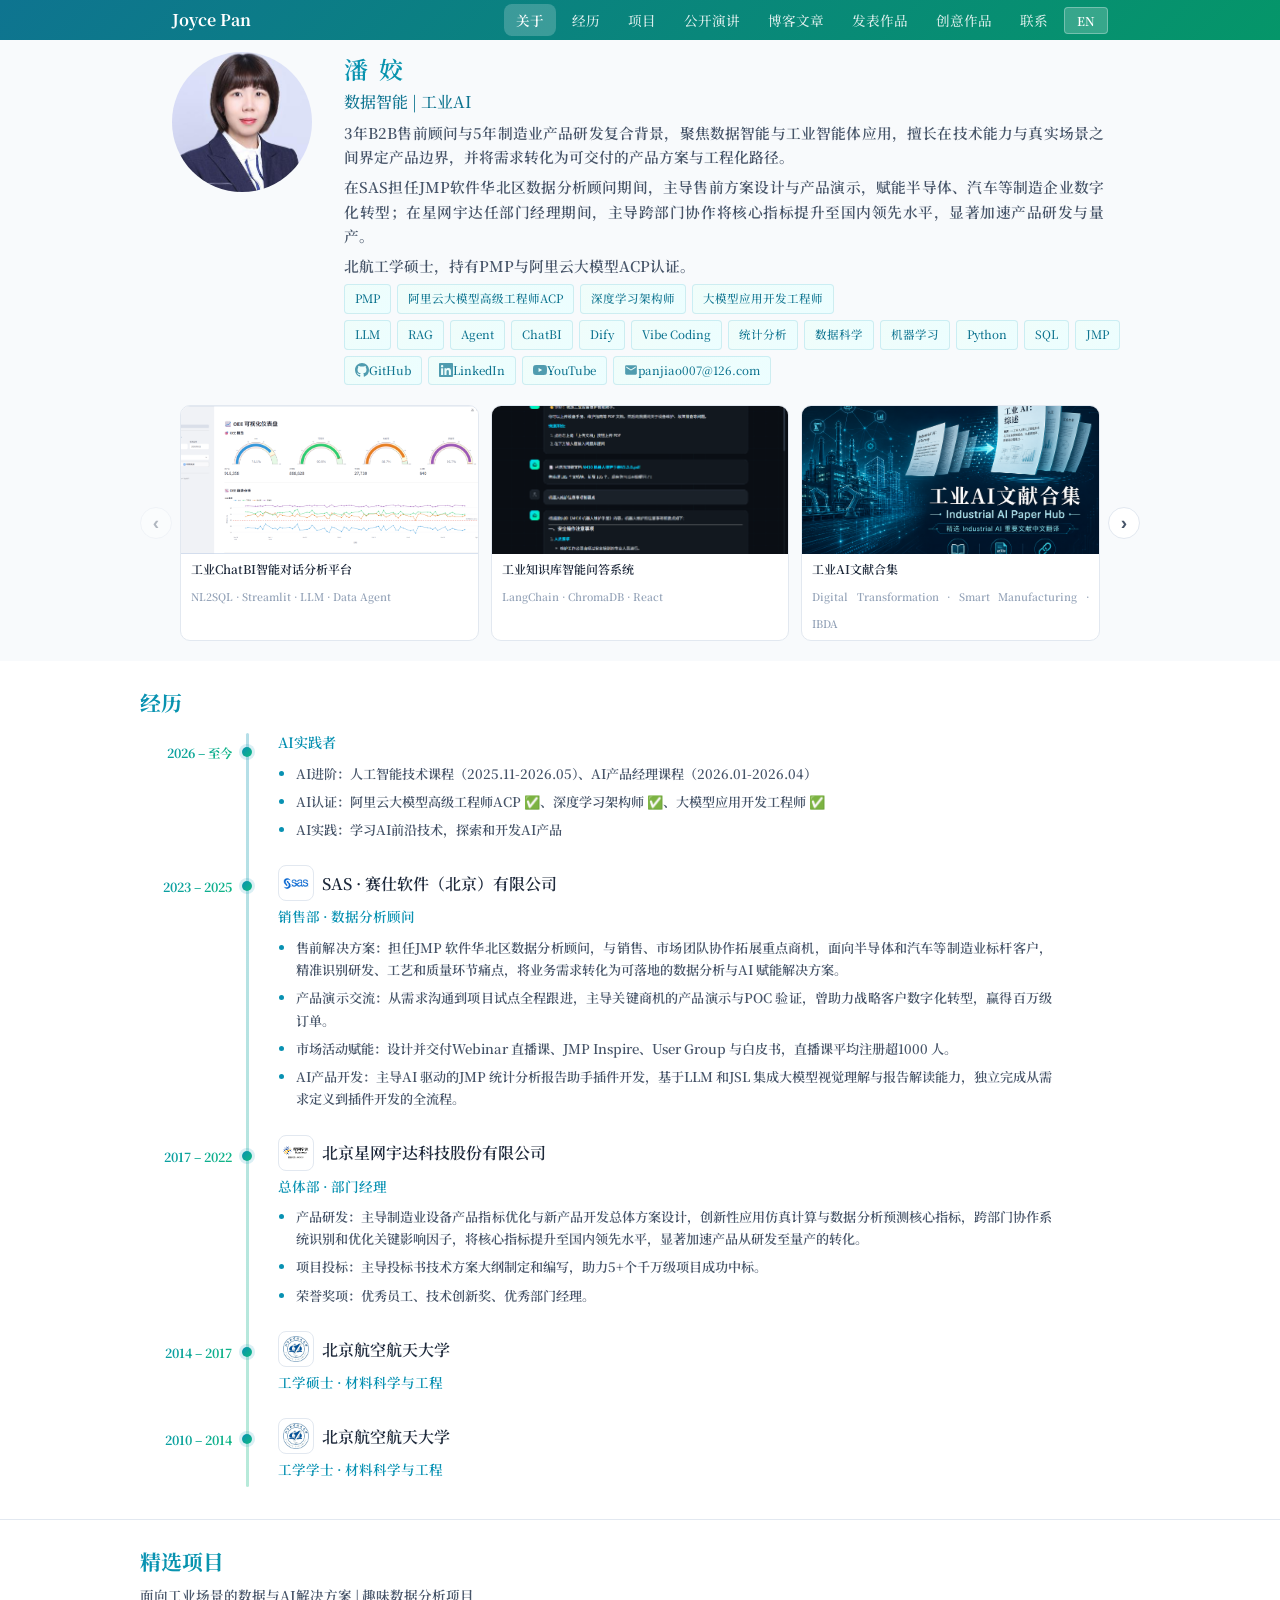
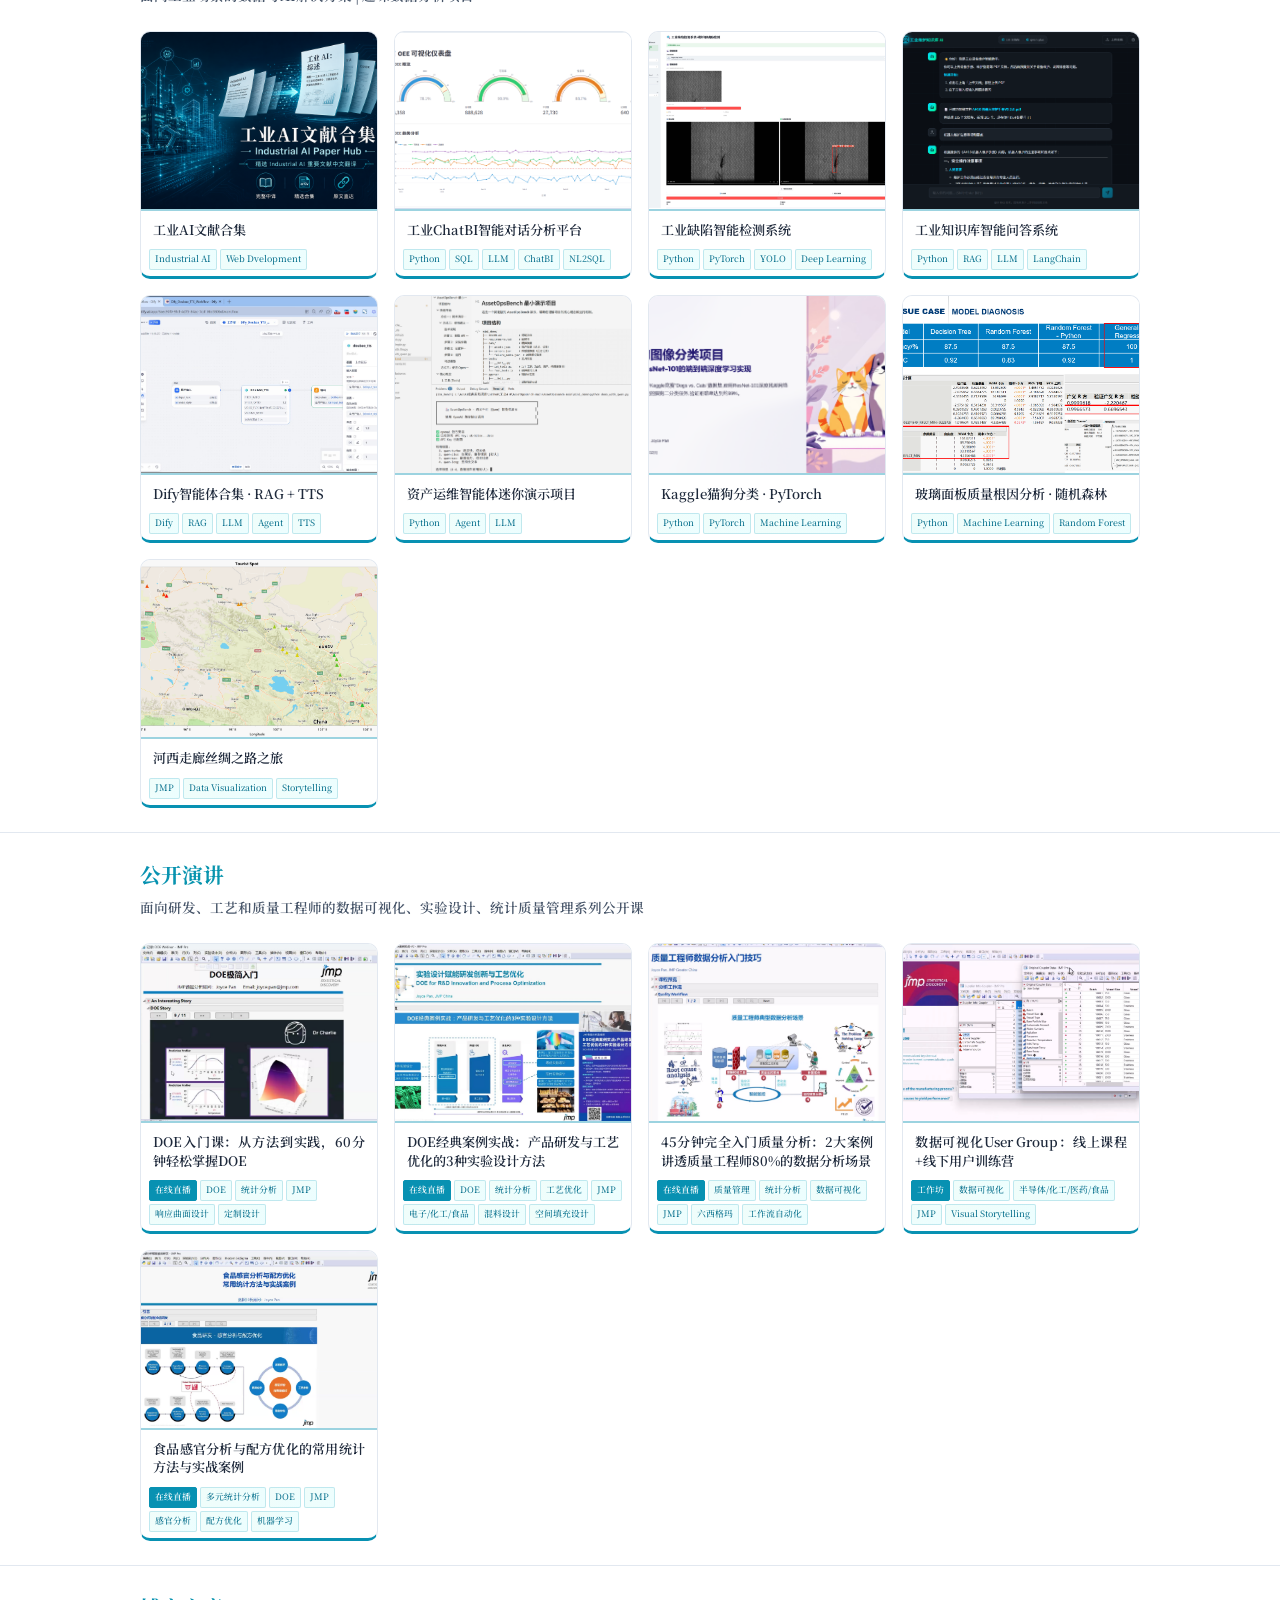
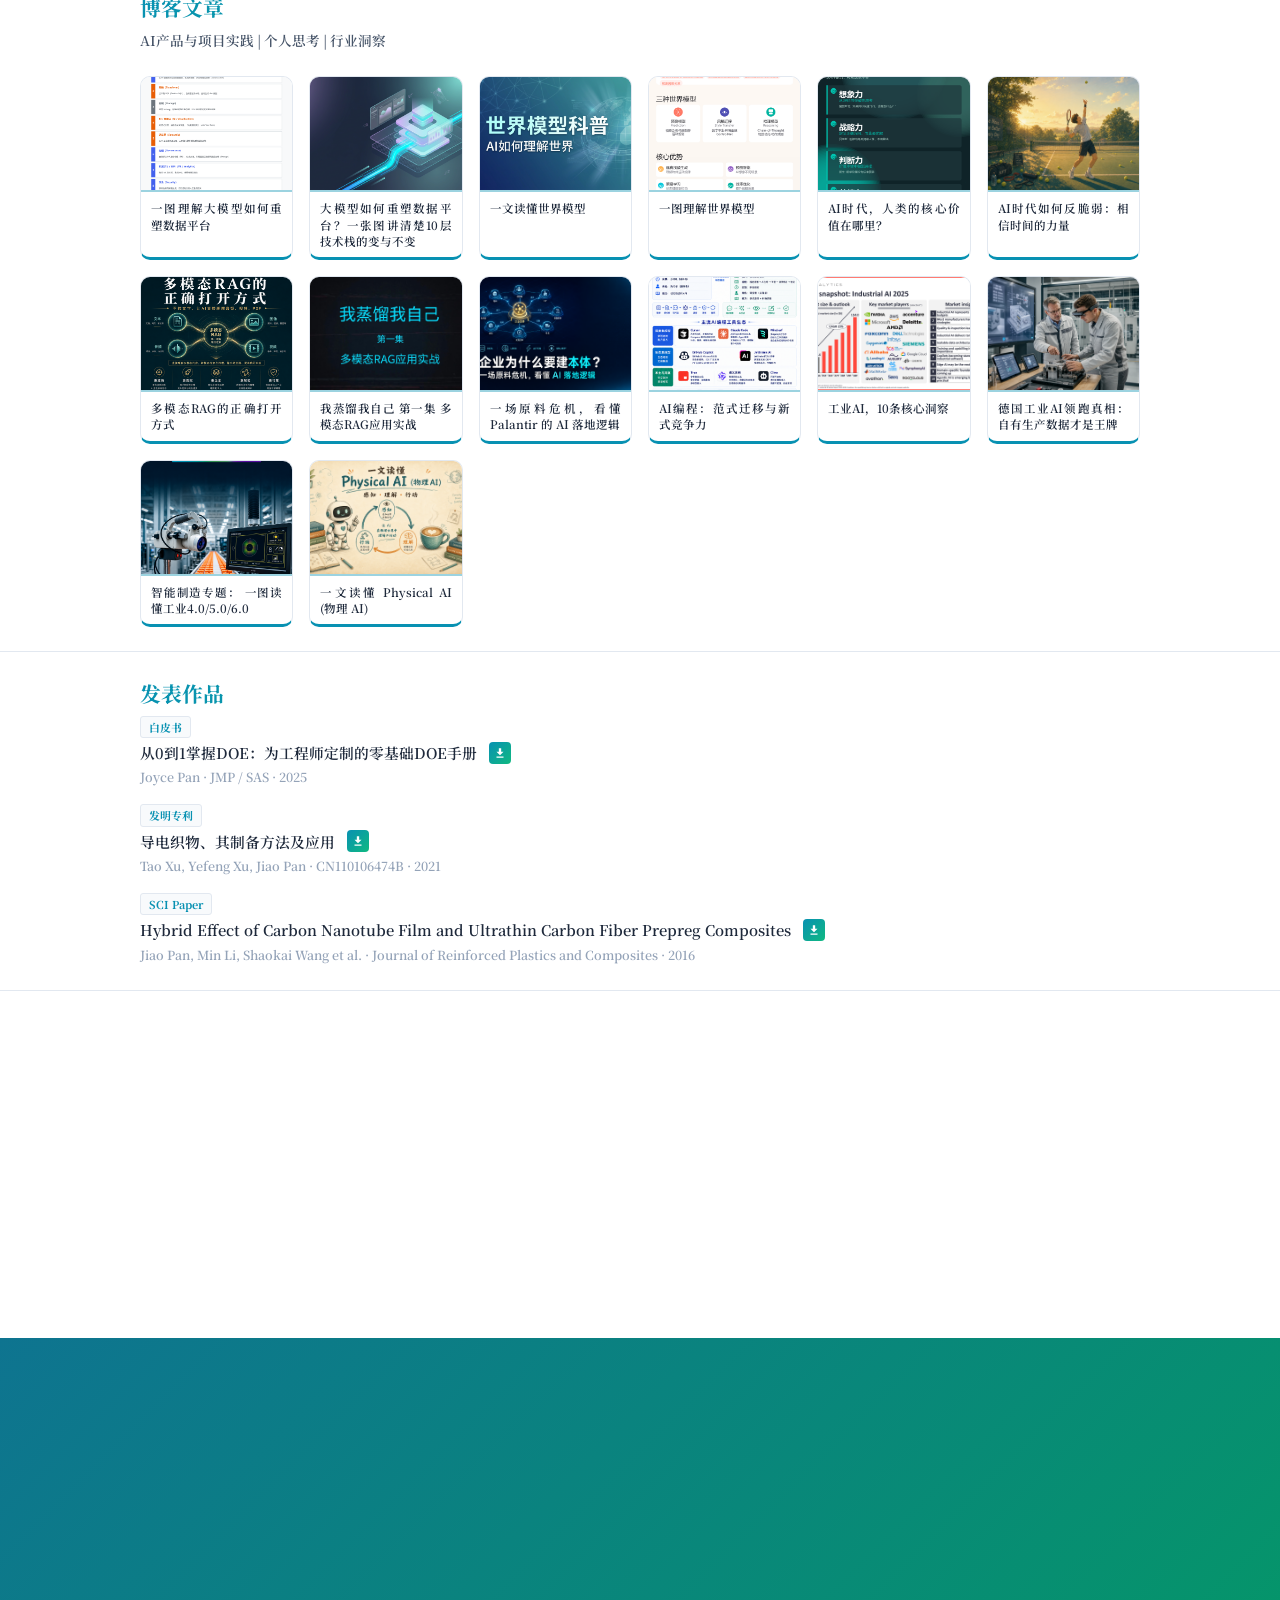
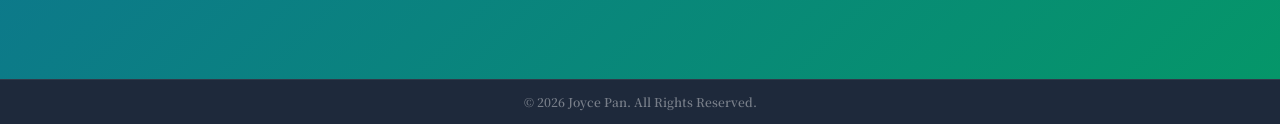
<file: index.html>
<!DOCTYPE html>
<html lang="zh-CN">
<head>
  <meta charset="UTF-8">
  <meta name="viewport" content="width=device-width, initial-scale=1.0">
  <title>Joyce Pan | Data + AI Portfolio</title>
  <meta name="description" content="Joyce Pan - Data + AI Engineer with expertise in industrial AI, machine learning, deep learning, and LLM applications.">
  <link rel="icon" type="image/svg+xml" href="images/uploads/logos/favicon.svg">
  <link rel="preconnect" href="https://fonts.googleapis.com">
  <link rel="preconnect" href="https://fonts.gstatic.com" crossorigin>
  <link href="https://fonts.googleapis.com/css2?family=Noto+Serif+SC:wght@600;700;900&display=swap" rel="stylesheet">
  <link rel="stylesheet" href="style.css">
</head>
<body>

<!-- ===== NAVIGATION ===== -->
<nav class="nav" id="nav">
  <div class="nav-inner">
    <a href="#" class="nav-logo">Joyce Pan</a>
    <ul class="nav-links" id="navLinks">
      <li><a href="#about" data-en="About" data-zh="关于">About</a></li>
      <li><a href="#experience" data-en="Experience" data-zh="经历">Experience</a></li>
      <li><a href="#projects" data-en="Projects" data-zh="项目">Projects</a></li>
      <li><a href="#talks" data-en="Talks" data-zh="公开演讲">Talks</a></li>
      <li><a href="#blog" data-en="Blog" data-zh="博客文章">Blog</a></li>
      <li><a href="#publications" data-en="Publications" data-zh="发表作品">Publications</a></li>
      <li><a href="#creative" data-en="Creative" data-zh="创意作品">Creative</a></li>
      <li><a href="#contact" data-en="Contact" data-zh="联系">Contact</a></li>
      <li><button class="lang-toggle" id="langToggle" onclick="toggleLang()">EN</button></li>
    </ul>
    <button class="mobile-menu-btn" id="mobileMenuBtn" onclick="toggleMenu()">
      <svg viewBox="0 0 24 24" fill="none" stroke="currentColor" stroke-width="2"><path d="M3 12h18M3 6h18M3 18h18"/></svg>
    </button>
  </div>
</nav>

<!-- ===== HERO ===== -->
<section class="hero" id="about">
  <div class="hero-inner" id="hero-content">
    <!-- Dynamically rendered from data/profile.json -->
  </div>
</section>

<!-- ===== HIGHLIGHT CAROUSEL ===== -->
<section class="carousel-section">
  <div class="carousel-wrapper" id="carousel">
    <button class="carousel-arrow carousel-prev" id="carouselPrev">‹</button>
    <div class="carousel-viewport">
      <div class="carousel-track" id="carouselTrack">
        <!-- Dynamically rendered from data/carousel.json -->
      </div>
    </div>
    <button class="carousel-arrow carousel-next" id="carouselNext">›</button>
  </div>
</section>

<!-- ===== EXPERIENCE ===== -->
<section class="section" id="experience">
  <div class="section-inner">
    <h2 class="section-title fade-in" data-en="Experience" data-zh="经历">Experience</h2>
    <div class="exp-list" id="experience-list">
      <!-- Dynamically rendered from data/experience.json -->
    </div>
  </div>
</section>

<!-- ===== FEATURED PROJECTS ===== -->
<section class="section" id="projects">
  <div class="section-inner">
    <h2 class="section-title fade-in" data-en="Featured Projects" data-zh="精选项目">Featured Projects</h2>
    <p class="section-subtitle fade-in" data-en="Data & AI solutions for industrial applications | Fun data analysis projects" data-zh="面向工业场景的数据与AI解决方案 | 趣味数据分析项目">面向工业场景的数据与AI解决方案 | 趣味数据分析项目</p>

    <div id="projects-grid">
      <!-- Dynamically rendered from data/projects.json -->
    </div>
  </div>
</section>

<!-- ===== TALKS ===== -->
<section class="section" id="talks">
  <div class="section-inner">
    <h2 class="section-title fade-in" data-en="Talks & Webinars" data-zh="公开演讲">Talks &amp; Webinars</h2>
    <p class="section-subtitle fade-in" data-en="DOE & SQM webinar series for R&D, process and quality engineers" data-zh="面向研发、工艺和质量工程师的数据可视化、实验设计、统计质量管理系列公开课">DOE &amp; SQM webinar series for R&D, process and quality engineers</p>

    <div id="talks-grid">
      <!-- Dynamically rendered from data/talks.json -->
    </div>
  </div>
</section>

<!-- ===== BLOG ===== -->
<section class="section" id="blog">
  <div class="section-inner">
    <h2 class="section-title fade-in" data-en="Blog & Articles" data-zh="博客文章">Blog &amp; Articles</h2>
    <p class="section-subtitle fade-in" data-en="AI product/project practice, personal reflections and industry insights" data-zh="AI产品与项目实践 | 个人思考 | 行业洞察">AI产品与项目实践 | 个人思考 | 行业洞察</p>

    <div id="blogs-grid">
      <!-- Dynamically rendered from data/blogs.json -->
    </div>
  </div>
</section>

<!-- ===== PUBLICATIONS ===== -->
<section class="section" id="publications">
  <div class="section-inner">
    <h2 class="section-title fade-in" data-en="Publications" data-zh="发表作品">Publications</h2>
    <div class="pub-list fade-in">
      <div class="pub-item">
        <span class="pub-type" data-en="White Paper" data-zh="白皮书">White Paper</span>
        <div class="pub-title-row">
          <a href="https://www.jmp.com/zh-hans/resources/white-papers/doe-from-zero-for-engineers" target="_blank" data-en="DOE Zero-to-One Guide for Engineers" data-zh="从0到1掌握DOE：为工程师定制的零基础DOE手册">DOE Zero-to-One Guide for Engineers</a>
          <a href="publications/工程师的DOE零基础指南-实验设计赋能研发创新与工艺优化.pdf" download class="pub-download" title="Download PDF"><svg viewBox="0 0 24 24" width="14" height="14" fill="currentColor"><path d="M12 16l-6-6h4V4h4v6h4l-6 6zm-6 2h12v2H6v-2z"/></svg></a>
        </div>
        <span class="pub-meta">Joyce Pan &middot; JMP / SAS &middot; 2025</span>
      </div>
      <div class="pub-item">
        <span class="pub-type" data-en="Invention Patent" data-zh="发明专利">Invention Patent</span>
        <div class="pub-title-row">
          <a href="https://patents.google.com/patent/CN110106474B/en" target="_blank" data-en="Conductive Fabric, Preparation Method and Application" data-zh="导电织物、其制备方法及应用">Conductive Fabric, Preparation Method and Application</a>
          <a href="publications/导电织物专利-2019104980463-CN 110106474 B .pdf" download class="pub-download" title="Download PDF"><svg viewBox="0 0 24 24" width="14" height="14" fill="currentColor"><path d="M12 16l-6-6h4V4h4v6h4l-6 6zm-6 2h12v2H6v-2z"/></svg></a>
        </div>
        <span class="pub-meta">Tao Xu, Yefeng Xu, Jiao Pan &middot; CN110106474B &middot; 2021</span>
      </div>
      <div class="pub-item">
        <span class="pub-type">SCI Paper</span>
        <div class="pub-title-row">
          <a href="https://journals.sagepub.com/doi/10.1177/0731684416684020" target="_blank">Hybrid Effect of Carbon Nanotube Film and Ultrathin Carbon Fiber Prepreg Composites</a>
          <a href="publications/Hybrid effect of carbon nanotube film and ultrathin carbon fiber prepreg composites.pdf" download class="pub-download" title="Download PDF"><svg viewBox="0 0 24 24" width="14" height="14" fill="currentColor"><path d="M12 16l-6-6h4V4h4v6h4l-6 6zm-6 2h12v2H6v-2z"/></svg></a>
        </div>
        <span class="pub-meta">Jiao Pan, Min Li, Shaokai Wang et al. &middot; Journal of Reinforced Plastics and Composites &middot; 2016</span>
      </div>
    </div>
  </div>
</section>

<!-- ===== CREATIVE ===== -->
<section class="section" id="creative">
  <div class="section-inner">
    <h2 class="section-title fade-in" data-en="Creative Work" data-zh="创意作品">Creative Work</h2>
    <div class="creative-card fade-in">
      <div class="creative-text">
        <h3 data-en="Light Everywhere | AIGC Original Short Film" data-zh="城市角落的光 | AI原创音乐MV | 原创动画短片">Light Everywhere | AIGC Original Short Film</h3>
        <p data-en="Independently completed the entire songwriting and music video production pipeline: lyrics creation, song generation, character design, storyboard, prompt engineering, video generation, compositing, and publishing." data-zh="独立完成词曲和MV创作全流程：创作歌词、生成歌曲、构造角色、设计分镜、编写提示词、生成视频、合成视频、内容发布。">Independently completed the entire songwriting and music video production pipeline: lyrics creation, song generation, character design, storyboard, prompt engineering, video generation, compositing, and publishing.</p>
        <p class="creative-tech" data-en="Tech: MiniMax Music-2.6, Seedance 2.0 Fast, AIGC" data-zh="技术栈：MiniMax Music-2.6、Seedance 2.0 Fast、AIGC">Tech: MiniMax Music-2.6, Seedance 2.0 Fast, AIGC</p>
        <div class="creative-links">
          <a href="https://www.youtube.com/watch?v=OMIchR2C6qs" target="_blank">YouTube</a>
          <a href="https://www.bilibili.com/video/BV1pyofB2Ebe/" target="_blank">Bilibili</a>
          <a href="https://music.163.com/#/song?id=3376108932" target="_blank" data-en="NetEase Music" data-zh="网易云音乐">NetEase Music</a>
        </div>
        <div class="music-player">
          <iframe frameborder="no" border="0" marginwidth="0" marginheight="0" width="330" height="86" src="https://music.163.com/outchain/player?type=2&id=3376108932&auto=0&height=66"></iframe>
        </div>
      </div>
      <div class="creative-video">
        <div class="video-switch">
          <button class="video-switch-btn active" onclick="switchVideo('bilibili')">Bilibili</button>
          <button class="video-switch-btn" onclick="switchVideo('youtube')">YouTube</button>
        </div>
        <div class="video-container" id="videoContainer">
          <iframe id="videoFrame" src="https://player.bilibili.com/player.html?bvid=BV1pyofB2Ebe&autoplay=0" title="Light Everywhere" referrerpolicy="strict-origin-when-cross-origin" allow="accelerometer; autoplay; clipboard-write; encrypted-media; gyroscope; picture-in-picture" allowfullscreen loading="lazy" sandbox="allow-scripts allow-same-origin allow-popups allow-presentation"></iframe>
        </div>
      </div>
    </div>
  </div>
</section>

<!-- ===== CONTACT ===== -->
<section class="contact-section" id="contact">
  <div class="contact-inner fade-in" id="contact-content">
    <!-- Dynamically rendered from data/contact.json -->
  </div>
</section>

<footer class="footer">
  <p>© 2026 Joyce Pan. All Rights Reserved.</p>
</footer>

<!-- Back to Top Button -->
<button class="back-to-top" id="backToTop" onclick="window.scrollTo({top: 0, behavior: 'smooth'})">
  <svg viewBox="0 0 24 24" width="24" height="24" fill="none" stroke="currentColor" stroke-width="2"><path d="M18 15l-6-6-6 6"/></svg>
</button>

<!-- AI Chat Widget -->
<div class="ai-chat-widget" id="aiChatWidget" style="display:none;">
  <button class="ai-chat-toggle" id="aiChatToggle" onclick="toggleAIChat()" title="Ask Joyce's AI Assistant">
    <svg class="ai-icon-open" viewBox="0 0 24 24" width="22" height="22" fill="none" stroke="currentColor" stroke-width="1.5">
      <path d="M12 2a2 2 0 012 2c0 .74-.4 1.39-1 1.73V7h1a7 7 0 017 7v1h1a1 1 0 110 2h-1v1a7 7 0 01-7 7h-1v1a1 1 0 11-2 0v-1h-1a7 7 0 01-7-7v-1H2a1 1 0 110-2h1v-1a7 7 0 017-7h1V5.73c-.6-.34-1-.99-1-1.73a2 2 0 012-2z"/>
      <circle cx="9" cy="13" r="1.5" fill="currentColor"/>
      <circle cx="15" cy="13" r="1.5" fill="currentColor"/>
      <path d="M9 17c.83.67 2 1 3 1s2.17-.33 3-1"/>
    </svg>
    <svg class="ai-icon-close" viewBox="0 0 24 24" width="22" height="22" fill="none" stroke="currentColor" stroke-width="2">
      <path d="M18 6L6 18M6 6l12 12"/>
    </svg>
  </button>
  <div class="ai-chat-window" id="aiChatWindow">
    <div class="ai-chat-header">
      <div class="ai-chat-title">
        <svg viewBox="0 0 24 24" width="20" height="20" fill="none" stroke="currentColor" stroke-width="1.5">
          <path d="M12 2a2 2 0 012 2c0 .74-.4 1.39-1 1.73V7h1a7 7 0 017 7v1h1a1 1 0 110 2h-1v1a7 7 0 01-7 7h-1v1a1 1 0 11-2 0v-1h-1a7 7 0 01-7-7v-1H2a1 1 0 110-2h1v-1a7 7 0 017-7h1V5.73c-.6-.34-1-.99-1-1.73a2 2 0 012-2z"/>
          <circle cx="9" cy="13" r="1.5" fill="currentColor"/>
          <circle cx="15" cy="13" r="1.5" fill="currentColor"/>
          <path d="M9 17c.83.67 2 1 3 1s2.17-.33 3-1"/>
        </svg>
        <span data-en="Joyce's AI Assistant" data-zh="Joyce的AI助手">Joyce的AI助手</span>
      </div>
      <button class="ai-chat-close" onclick="toggleAIChat()">
        <svg viewBox="0 0 24 24" width="18" height="18" fill="none" stroke="currentColor" stroke-width="2">
          <path d="M18 6L6 18M6 6l12 12"/>
        </svg>
      </button>
    </div>
    <div class="ai-chat-body" id="aiChatBody">
      <!-- 自定义聊天界面 (proxy 模式) -->
      <div class="ai-chat-messages" id="aiChatMessages" style="display:none;">
        <div class="ai-message ai-message-bot">
          <div class="ai-message-avatar">
            <svg viewBox="0 0 24 24" width="18" height="18" fill="none" stroke="currentColor" stroke-width="1.5">
              <path d="M12 2a2 2 0 012 2c0 .74-.4 1.39-1 1.73V7h1a7 7 0 017 7v1h1a1 1 0 110 2h-1v1a7 7 0 01-7 7h-1v1a1 1 0 11-2 0v-1h-1a7 7 0 01-7-7v-1H2a1 1 0 110-2h1v-1a7 7 0 017-7h1V5.73c-.6-.34-1-.99-1-1.73a2 2 0 012-2z"/>
              <circle cx="9" cy="13" r="1.5" fill="currentColor"/>
              <circle cx="15" cy="13" r="1.5" fill="currentColor"/>
              <path d="M9 17c.83.67 2 1 3 1s2.17-.33 3-1"/>
            </svg>
          </div>
          <div class="ai-message-content" data-en="Hi! I'm Joyce's AI Assistant. Ask me about Joyce's background, projects, or creative works!" data-zh="你好！我是 Joyce 的 AI 助手，可以帮你了解 Joyce 的背景、项目或作品！">你好！我是 Joyce 的 AI 助手，可以帮你了解 Joyce 的背景、项目或作品！</div>
        </div>
      </div>
      <!-- iframe 占位符 -->
      <div class="ai-chat-placeholder" id="aiChatPlaceholder">
        <div class="ai-chat-loading">
          <div class="ai-loading-dots">
            <span></span><span></span><span></span>
          </div>
          <p data-en="Loading AI Assistant..." data-zh="正在加载 AI 助手...">正在加载 AI 助手...</p>
        </div>
      </div>
    </div>
    <!-- 自定义输入框 (proxy 模式) -->
    <div class="ai-chat-input-wrapper" id="aiChatInputWrapper" style="display:none;">
      <input type="text" class="ai-chat-input" id="aiChatInput" data-en="Ask about Joyce..." data-zh="询问关于 Joyce 的问题..." placeholder="询问关于 Joyce 的问题..." />
      <button class="ai-chat-send" id="aiChatSend" onclick="sendAIMessage()">
        <svg viewBox="0 0 24 24" width="20" height="20" fill="none" stroke="currentColor" stroke-width="2">
          <path d="M22 2L11 13M22 2l-7 20-4-9-9-4 20-7z"/>
        </svg>
      </button>
    </div>
    <!-- Disclaimer 说明栏 -->
    <div class="ai-chat-disclaimer">
      <span data-en="⚠️ AI-generated content, use with discretion" data-zh="⚠️ 内容由 AI 生成，请谨慎使用">⚠️ 内容由 AI 生成，请谨慎使用</span>
    </div>
  </div>
</div>

<script src="script.js"></script>
</body>
</html>
</file>
<file: style.css>
:root {
  --primary: #0891b2;
  --primary-dark: #0e7490;
  --accent: #10b981;
  --gradient: linear-gradient(135deg, #0891b2 0%, #10b981 100%);
  --gradient-subtle: linear-gradient(135deg, #f0fdfa 0%, #ecfeff 100%);
  --text: #1e293b;
  --text-secondary: #475569;
  --text-light: #94a3b8;
  --bg: #fff;
  --bg-alt: #f8fafc;
  --border: #e2e8f0;
  --radius: 10px;
  --transition: 0.25s ease;
  --max-w: 1000px;
}

* { margin: 0; padding: 0; box-sizing: border-box; }
html { scroll-behavior: smooth; scroll-padding-top: 64px; }
body {
  font-family: 'Noto Serif SC', 'Source Han Serif SC', serif;
  background: var(--bg); color: var(--text); line-height: 1.7;
  -webkit-font-smoothing: antialiased; text-align: justify;
}
:lang(zh), :lang(zh-CN) {
  font-weight: 600;
}

a { color: var(--primary); text-decoration: none; }
a:hover { text-decoration: underline; }

/* ===== NAV ===== */
.nav {
  position: fixed; top: 0; left: 0; right: 0; z-index: 1000;
  background: linear-gradient(135deg, #0e7490 0%, #059669 100%);
  border-bottom: none; transition: var(--transition);
}
.nav.scrolled { box-shadow: 0 2px 12px rgba(0, 0, 0, 0.15); }
.nav-inner {
  max-width: var(--max-w); margin: 0 auto; padding: 0 32px;
  display: flex; align-items: center; justify-content: space-between; height: 40px;
}
.nav-logo { 
  font-size: 1rem; font-weight: 700; text-decoration: none;
  color: #fff;
}
.nav-links { display: flex; align-items: center; gap: 4px; list-style: none; }
.nav-links a {
  text-decoration: none; color: rgba(255,255,255,0.85); font-size: 0.85rem; font-weight: 500;
  padding: 6px 12px; border-radius: 8px; transition: var(--transition);
}
.nav-links a:hover { color: #fff; background: rgba(255,255,255,0.15); }
.nav-links a.active { color: #fff; background: rgba(255,255,255,0.2); font-weight: 600; }
.lang-toggle {
  background: rgba(255,255,255,0.2); color: #fff; border: 1px solid rgba(255,255,255,0.3);
  padding: 4px 12px; border-radius: 4px; cursor: pointer;
  font-size: 0.75rem; font-weight: 600; transition: var(--transition); font-family: inherit;
}
.lang-toggle:hover { background: rgba(255,255,255,0.3); }
.mobile-menu-btn { display: none; background: none; border: none; cursor: pointer; padding: 6px; color: #fff; }
.mobile-menu-btn svg { width: 22px; height: 22px; }

/* ===== HERO ===== */
.hero {
  padding: 52px 24px 16px;
  border-bottom: none;
  background: var(--bg-alt);
  overflow: hidden;
}
.hero-inner {
  max-width: var(--max-w); margin: 0 auto; padding: 0 16px;
  display: flex; gap: 32px; align-items: flex-start;
}
.hero-profile { flex-shrink: 0; }
.hero-photo {
  width: 140px; height: 140px; border-radius: 50%;
  object-fit: cover; object-position: center 25%;
  border: none;
  box-shadow: none;
  margin-left: 16px;
}
.hero-text { flex: 1; min-width: 0; overflow: hidden; }
.hero-text h1 {
  font-size: 1.5rem; font-weight: 600; margin-bottom: 2px; line-height: 1.4;
  letter-spacing: 0.1em; color: var(--primary-dark);
  background: var(--gradient); -webkit-background-clip: text; -webkit-text-fill-color: transparent; background-clip: text;
}
.hero-tagline {
  font-size: 1rem; color: var(--primary-dark); margin-bottom: 6px; font-weight: 500;
}
.hero-bio {
  max-width: 760px; text-align: justify;
}
.hero-bio p {
  font-size: 0.92rem; color: var(--text-secondary); margin-bottom: 6px; line-height: 1.65;
}
.hero-badges { display: flex; flex-wrap: wrap; gap: 6px; margin-bottom: 6px; }
.badge {
  background: var(--gradient-subtle); border: 1px solid rgba(8, 145, 178, 0.15);
  padding: 4px 10px; border-radius: 4px;
  font-size: 0.72rem; font-weight: 500; color: var(--primary-dark);
}
.hero-links {
  display: flex; gap: 6px; flex-wrap: wrap;
}
.hero-links a {
  font-size: 0.72rem; font-weight: 500; color: var(--primary-dark);
  text-decoration: none; padding: 4px 10px; border-radius: 4px;
  background: var(--gradient-subtle); border: 1px solid rgba(8, 145, 178, 0.15);
  transition: var(--transition); display: inline-flex; align-items: center;
}
.hero-links a:hover { color: #fff; background: var(--gradient); border-color: transparent; text-decoration: none; }
.hero-links a svg { opacity: 0.7; }
.hero-links a:hover svg { opacity: 1; }
.hero-skills { display: flex; flex-wrap: wrap; gap: 6px; margin-bottom: 6px; align-items: center; }
.hero-skill {
  background: var(--gradient-subtle); border: 1px solid rgba(8, 145, 178, 0.15);
  padding: 4px 10px; border-radius: 4px;
  font-size: 0.72rem; font-weight: 500; color: var(--primary-dark);
}
/* ===== PROJECT SKILLS ===== */
.project-skills {
  display: flex; flex-wrap: wrap; gap: 3px;
  padding: 0 8px 6px;
}
.project-skill {
  background: var(--gradient-subtle); border: 1px solid rgba(8, 145, 178, 0.2);
  padding: 2px 5px; border-radius: 2px;
  font-size: 0.55rem; font-weight: 500; color: var(--primary-dark);
  transition: var(--transition); white-space: nowrap;
}
.photo-card:hover .project-skill {
  border-color: var(--primary); background: rgba(8, 145, 178, 0.12);
}
.project-skill.talk-type {
  background: var(--primary); color: #fff; border-color: var(--primary);
}
.photo-card:hover .project-skill.talk-type {
  background: var(--accent); border-color: var(--accent);
}

/* ===== CAROUSEL (grid) ===== */
.carousel-section {
  background: var(--bg-alt);
  padding: 4px 24px 20px;
  border: none;
}
.carousel-wrapper {
  max-width: var(--max-w); margin: 0 auto; position: relative; 
  display: flex; align-items: center; gap: 8px;
}
.carousel-viewport {
  flex: 1; overflow: hidden;
}
.carousel-track {
  display: flex; gap: 12px; transition: transform 0.3s ease;
}
.carousel-card {
  flex: 0 0 calc((100% - 24px) / 3); min-width: 0;
  border-radius: var(--radius); overflow: hidden;
  border: 1px solid var(--border); background: var(--bg);
  text-decoration: none; transition: var(--transition);
}
.carousel-arrow {
  width: 32px; height: 32px; border-radius: 50%; border: 1px solid var(--border);
  background: #fff; color: var(--text-secondary); font-size: 1.2rem;
  cursor: pointer; display: flex; align-items: center; justify-content: center;
  transition: var(--transition); flex-shrink: 0;
}
.carousel-arrow:hover { color: var(--primary); border-color: var(--primary); }
.carousel-card:hover { 
  box-shadow: 0 6px 16px rgba(8, 145, 178, 0.15); 
  transform: translateY(-2px); text-decoration: none;
  border-color: rgba(8, 145, 178, 0.3);
}
.carousel-card img { width: 100%; aspect-ratio: 2/1; object-fit: cover; display: block; background: var(--bg-alt); }
.carousel-label {
  padding: 5px 10px;
}
.carousel-label strong { display: block; font-size: 0.75rem; color: var(--text); margin-bottom: 1px; }
.carousel-label span { font-size: 0.65rem; color: var(--text-light); }
.carousel-nav {
  display: none;
  display: flex; align-items: center; justify-content: center;
  font-size: 1.1rem; color: var(--text); z-index: 2;
  transition: var(--transition); box-shadow: 0 2px 6px rgba(0,0,0,0.06);
}
.carousel-nav:hover { background: var(--bg-alt); }
.carousel-prev { left: 4px; }
.carousel-next { right: 4px; }

/* ===== SECTIONS ===== */
.section { padding: 24px 24px; }
.section + .section { border-top: 1px solid var(--border); }
.section-inner { max-width: var(--max-w); margin: 0 auto; }
.section-title { 
  font-size: 1.3rem; font-weight: 700; margin-bottom: 4px;
  background: var(--gradient); -webkit-background-clip: text; -webkit-text-fill-color: transparent; background-clip: text;
}
.section-subtitle { color: var(--text-secondary); font-size: 0.85rem; margin-bottom: 24px; }
.subsection-title {
  font-size: 1.1rem; font-weight: 700; margin: 24px 0 16px;
  padding-top: 16px; border-top: 1px solid var(--border);
  background: var(--gradient); -webkit-background-clip: text; -webkit-text-fill-color: transparent; background-clip: text;
}
.section-inner > .subsection-title:first-child {
  margin-top: 0; padding-top: 0; border-top: none;
}

/* ===== SKILLS (Card Groups) ===== */
.skills-grid {
  display: grid; grid-template-columns: repeat(2, 1fr); gap: 16px;
}
.skill-card {
  background: var(--bg); border-radius: var(--radius); padding: 16px;
  border: 1px solid var(--border); position: relative; overflow: hidden;
  transition: var(--transition);
}
.skill-card::before {
  content: ''; position: absolute; top: 0; left: 0; right: 0; height: 3px;
  background: var(--gradient);
}
.skill-card:hover {
  border-color: rgba(8, 145, 178, 0.3);
  box-shadow: 0 4px 16px rgba(8, 145, 178, 0.1);
}
.skill-card-title {
  font-size: 0.85rem; font-weight: 700; color: var(--primary-dark);
  margin-bottom: 10px; display: flex; align-items: center; gap: 8px;
}
.skill-card-title::before {
  content: attr(data-icon); font-size: 1rem;
}
.skill-card-tags { display: flex; flex-wrap: wrap; gap: 6px; }
.skill-card-tag {
  background: var(--gradient-subtle); border: 1px solid rgba(8, 145, 178, 0.12);
  padding: 3px 10px; border-radius: 4px;
  font-size: 0.73rem; font-weight: 500; color: var(--text);
  transition: var(--transition);
}
.skill-card-tag:hover {
  border-color: var(--primary); background: rgba(8, 145, 178, 0.08);
}

/* Legacy skills-inline (keep for compatibility) */
.skills-inline { display: flex; flex-direction: column; gap: 12px; }
.skill-group { display: flex; flex-wrap: wrap; align-items: flex-start; column-gap: 6px; row-gap: 6px; padding-left: 106px; }
.skill-group-label {
  font-size: 0.8rem; font-weight: 700; color: var(--text-secondary);
  width: 100px; margin-left: -106px; flex-shrink: 0;
}
.skill-tag {
  background: var(--bg-alt); border: 1px solid var(--border);
  padding: 2px 10px; border-radius: 4px;
  font-size: 0.75rem; font-weight: 500; color: var(--text);
}
.skill-break { display: block; flex-basis: 100%; width: 100%; height: 0; }

/* ===== PHOTO GRID (unified: projects, blog, talks) ===== */
.photo-grid {
  display: grid; gap: 16px;
}
.photo-grid-4 { grid-template-columns: repeat(4, 1fr); }
.photo-grid-3 { grid-template-columns: repeat(3, 1fr); }
.photo-grid-6 { grid-template-columns: repeat(6, 1fr); }

.photo-card {
  display: flex; flex-direction: column; text-decoration: none; color: var(--text);
  border-radius: var(--radius); overflow: hidden;
  border: 1px solid var(--border); background: var(--bg);
  transition: var(--transition); height: 100%;
}
.photo-card:hover {
  box-shadow: 0 4px 16px rgba(8, 145, 178, 0.15);
  transform: translateY(-2px); text-decoration: none;
  border-color: rgba(8, 145, 178, 0.3);
}
.photo-card img {
  width: 100%; aspect-ratio: 4/3; object-fit: cover; display: block; background: var(--bg-alt);
  flex-shrink: 0;
}
.photo-card-label {
  padding: 10px 12px; font-size: 0.82rem; font-weight: 600;
  line-height: 1.4; color: var(--text); flex-grow: 1;
}
.project-skills { margin-top: auto; }

/* ===== CARD THEME ACCENTS ===== */
.project-card, .talk-card, .blog-card {
  border-bottom: 3px solid var(--primary);
}
.project-card:hover, .talk-card:hover, .blog-card:hover {
  border-bottom-color: var(--accent);
}
.project-card .photo-card-label,
.talk-card .photo-card-label,
.blog-card .photo-card-label {
  border-top: 2px solid rgba(8, 145, 178, 0.4);
}
.project-card:hover .photo-card-label,
.talk-card:hover .photo-card-label,
.blog-card:hover .photo-card-label {
  border-top-color: rgba(5, 150, 105, 0.6);
}
.blog-card .photo-card-label {
  font-size: 0.72rem; padding: 8px 10px;
}

/* ===== CREATIVE ===== */
.creative-card {
  display: flex; gap: 24px; align-items: center; flex-wrap: wrap;
}
.creative-text { flex: 1; min-width: 240px; }
.creative-text h3 { font-size: 1.1rem; font-weight: 700; margin-bottom: 6px; }
.creative-text p { font-size: 0.88rem; color: var(--text-secondary); margin-bottom: 12px; }
.creative-links { display: flex; gap: 14px; flex-wrap: wrap; }
.creative-links a { font-size: 0.85rem; font-weight: 600; }
.music-player { margin-top: 12px; }
.music-player iframe { border-radius: 8px; max-width: 100%; }
.creative-video { width: 380px; max-width: 100%; flex-shrink: 0; }
.video-switch {
  display: flex; gap: 2px; margin-bottom: 6px;
  background: var(--bg-alt); border-radius: 5px; padding: 2px; border: 1px solid var(--border);
}
.video-switch-btn {
  flex: 1; padding: 4px 12px; border: none; border-radius: 4px;
  background: transparent; color: var(--text-secondary);
  font-size: 0.75rem; font-weight: 600; cursor: pointer; transition: var(--transition); font-family: inherit;
}
.video-switch-btn.active { background: var(--text); color: #fff; }
.video-switch-btn:not(.active):hover { color: var(--primary); }
.video-container { aspect-ratio: 16/9; border-radius: 6px; overflow: hidden; background: #000; }
.video-container iframe { width: 100%; height: 100%; border: none; }
.video-fallback {
  width: 100%; height: 100%; display: flex; flex-direction: column;
  align-items: center; justify-content: center; color: #888; font-size: 0.9rem;
}
.video-fallback a {
  margin-top: 12px; padding: 10px 20px; background: #c00; color: #fff;
  border-radius: 4px; text-decoration: none; font-weight: 600;
}
.video-fallback a:hover { background: #a00; }

/* ===== EXPERIENCE (Timeline Cards) ===== */
.exp-list {
  display: flex; flex-direction: column; gap: 4px;
  position: relative; padding-left: 120px;
}
.exp-list::before {
  content: ''; position: absolute; left: 106px; top: 8px; bottom: 8px; width: 3px;
  background: var(--gradient); border-radius: 2px; opacity: 0.3;
}
.exp-item {
  display: block; position: relative;
  background: transparent; border-radius: var(--radius);
  padding: 6px 18px; border: none;
  transition: var(--transition); max-width: 810px;
}
.exp-item::before {
  content: ''; position: absolute; left: -18px; top: 22px;
  width: 10px; height: 10px; border-radius: 50%;
  background: var(--gradient); box-shadow: 0 0 0 3px rgba(8, 145, 178, 0.15);
}
.exp-item:hover {
  background: rgba(8, 145, 178, 0.03);
}
.exp-period {
  position: absolute; left: -118px; top: 18px; width: 90px;
  font-size: 0.78rem; font-weight: 700; text-align: right;
  background: var(--gradient); -webkit-background-clip: text; -webkit-text-fill-color: transparent; background-clip: text;
}
.exp-body { flex: 1; }
.exp-body h3 { font-size: 1rem; font-weight: 700; margin-bottom: 4px; display: flex; align-items: center; gap: 8px; }
.exp-body h3 a, .exp-body h3 span { color: var(--text); }
.exp-body h3 a:hover { color: var(--primary); text-decoration: none; }
.company-logo { 
  width: 36px; height: 36px; object-fit: contain; border-radius: 8px; flex-shrink: 0;
  background: var(--bg); padding: 4px; border: 1px solid var(--border);
}
.exp-role { font-size: 0.85rem; color: var(--primary); font-weight: 600; margin-bottom: 8px; }
.exp-status { 
  font-size: 0.88rem; color: var(--primary); font-weight: 600; margin-bottom: 8px;
}
.exp-body ul { list-style: disc; padding-left: 18px; margin: 8px 0; }
.exp-body li {
  margin-bottom: 6px;
  font-size: 0.82rem; color: var(--text-secondary); line-height: 1.7;
  text-align: justify;
}
.exp-body li::marker { color: var(--primary); }
.exp-note { 
  font-size: 0.8rem; color: var(--text-secondary); margin-top: 4px;
  padding: 4px 10px; background: var(--gradient-subtle); border-radius: 4px; display: inline-block;
}

/* ===== EDUCATION (Compact Cards) ===== */
.edu-grid {
  display: grid; grid-template-columns: repeat(2, 1fr); gap: 16px;
}
.edu-card {
  background: var(--bg); border-radius: var(--radius); padding: 16px;
  border: 1px solid var(--border); transition: var(--transition);
  display: flex; gap: 12px; align-items: flex-start;
}
.edu-card:hover {
  border-color: rgba(8, 145, 178, 0.4);
  box-shadow: 0 4px 16px rgba(8, 145, 178, 0.1);
}
.edu-logo {
  width: 44px; height: 44px; object-fit: contain; border-radius: 8px; flex-shrink: 0;
  background: var(--bg-alt); padding: 6px;
}
.edu-info { flex: 1; }
.edu-info h4 { font-size: 0.92rem; font-weight: 700; margin-bottom: 2px; }
.edu-info h4 a { color: var(--text); }
.edu-info h4 a:hover { color: var(--primary); text-decoration: none; }
.edu-degree { font-size: 0.8rem; color: var(--primary); font-weight: 600; margin-bottom: 4px; }
.edu-period { font-size: 0.72rem; color: var(--text-light); margin-bottom: 4px; }
.edu-honor {
  font-size: 0.72rem; color: var(--accent); font-weight: 600;
  background: rgba(16, 185, 129, 0.1); padding: 2px 8px; border-radius: 3px; display: inline-block;
}

/* ===== CERTIFICATIONS (Grouped Cards) ===== */
.cert-section { display: flex; flex-direction: column; gap: 16px; }
.cert-group {
  background: var(--bg); border-radius: var(--radius); padding: 16px;
  border: 1px solid var(--border);
}
.cert-group-header {
  display: flex; align-items: center; gap: 8px; margin-bottom: 12px;
  padding-bottom: 8px; border-bottom: 1px solid var(--border);
}
.cert-group-icon {
  width: 28px; height: 28px; border-radius: 6px;
  background: var(--gradient); display: flex; align-items: center; justify-content: center;
  font-size: 0.9rem;
}
.cert-group-title { font-size: 0.85rem; font-weight: 700; color: var(--text); }
.cert-tags { display: flex; flex-wrap: wrap; gap: 8px; }
.cert-tag {
  display: inline-flex; align-items: center; gap: 4px;
  padding: 5px 12px; border-radius: 6px;
  background: var(--gradient-subtle); border: 1px solid rgba(8, 145, 178, 0.15);
  font-size: 0.78rem; color: var(--text); text-decoration: none; transition: var(--transition);
}
.cert-tag:hover { 
  border-color: var(--primary); background: rgba(8, 145, 178, 0.08); 
  text-decoration: none; transform: translateY(-1px);
}
.cert-tag strong { font-weight: 700; color: var(--primary); }
.cert-tag .cert-issuer { color: var(--text-light); font-size: 0.72rem; }

/* Compact certifications */
.cert-compact {
  display: flex; flex-wrap: wrap; gap: 8px;
}
.cert-compact a {
  display: inline-block; padding: 4px 12px; border-radius: 4px;
  background: var(--gradient-subtle); border: 1px solid rgba(8, 145, 178, 0.15);
  font-size: 0.78rem; font-weight: 500; color: var(--text);
  text-decoration: none; transition: var(--transition);
}
.cert-compact a:hover { 
  border-color: var(--primary); background: rgba(8, 145, 178, 0.08); 
  text-decoration: none; 
}

/* Compact skills */
.skills-compact {
  display: flex; flex-wrap: wrap; gap: 6px;
}
.skills-compact .skill-tag {
  background: var(--bg-alt); border: 1px solid var(--border);
  padding: 3px 10px; border-radius: 4px;
  font-size: 0.75rem; font-weight: 500; color: var(--text);
}

/* ===== PUBLICATIONS ===== */
.pub-list { display: flex; flex-direction: column; gap: 16px; }
.pub-item { display: flex; flex-direction: column; gap: 2px; }
.pub-title-row { display: flex; align-items: center; gap: 6px; }
.pub-type {
  display: inline-block; background: var(--bg-alt); border: 1px solid var(--border);
  padding: 1px 8px; border-radius: 3px; font-size: 0.68rem; font-weight: 700;
  color: var(--primary); width: fit-content;
}
.pub-item a { font-size: 0.92rem; font-weight: 600; color: var(--text); }
.pub-item a:hover { color: var(--primary); }
.pub-meta { font-size: 0.78rem; color: var(--text-light); }
.pub-download {
  display: inline-flex; align-items: center; justify-content: center;
  width: 22px; height: 22px; margin-left: 6px;
  background: var(--gradient); color: #fff !important;
  border-radius: 4px; text-decoration: none;
}
.pub-download:hover { opacity: 0.85; color: #fff !important; text-decoration: none; }
.pub-download svg { flex-shrink: 0; }

/* ===== CONTACT ===== */
.contact-section {
  background: linear-gradient(135deg, #0e7490 0%, #059669 100%); color: #fff; padding: 16px 24px;
}
.contact-inner { max-width: var(--max-w); margin: 0 auto; text-align: center; }
.contact-inner h2 { font-size: 1.3rem; font-weight: 700; margin-bottom: 2px; color: #fff; }
.contact-inner > p { font-size: 0.92rem; opacity: 0.7; margin-bottom: 10px; }
.contact-links { display: flex; justify-content: center; gap: 16px; flex-wrap: wrap; margin-bottom: 10px; }
.contact-links a { color: rgba(255,255,255,0.9); font-size: 0.85rem; font-weight: 500; text-decoration: none; padding: 6px 12px; border-radius: 4px; background: rgba(255,255,255,0.15); display: inline-flex; align-items: center; transition: var(--transition); }
.contact-links a:hover { background: rgba(255,255,255,0.25); color: #fff; text-decoration: none; }

.qrcode-section { display: flex; justify-content: center; gap: 40px; flex-wrap: wrap; }
.qrcode-card { display: flex; flex-direction: column; align-items: center; gap: 8px; }
.qrcode-card img {
  width: 160px; height: 160px; object-fit: contain; border-radius: 8px;
  background: #fff; padding: 8px;
}
.qrcode-card span { font-size: 0.85rem; opacity: 0.7; }

.footer {
  background: var(--text); color: rgba(255,255,255,0.4);
  text-align: center; padding: 12px 24px; font-size: 0.75rem;
  border-top: 1px solid rgba(255,255,255,0.08);
}

/* Back to Top Button */
.back-to-top {
  position: fixed; bottom: 24px; right: 24px; z-index: 999;
  width: 40px; height: 40px; border-radius: 50%;
  background: var(--gradient); color: #fff; border: none;
  cursor: pointer; display: flex; align-items: center; justify-content: center;
  box-shadow: 0 3px 12px rgba(8, 145, 178, 0.25);
  opacity: 0; visibility: hidden; transform: translateY(10px);
  transition: var(--transition);
}
.back-to-top.visible { opacity: 1; visibility: visible; transform: translateY(0); }
.back-to-top:hover { transform: translateY(-2px); box-shadow: 0 5px 16px rgba(8, 145, 178, 0.35); }

/* ===== ANIMATE ===== */
.fade-in { opacity: 0; transform: translateY(12px); transition: opacity 0.5s ease, transform 0.5s ease; }
.fade-in.visible { opacity: 1; transform: translateY(0); }

/* ===== RESPONSIVE ===== */
@media (max-width: 768px) {
  .nav-links {
    display: none; position: absolute; top: 40px; left: 0; right: 0;
    background: linear-gradient(135deg, #0e7490 0%, #059669 100%);
    flex-direction: column; padding: 12px 20px;
    border-bottom: none; box-shadow: 0 4px 16px rgba(0,0,0,0.15);
  }
  .nav-links.open { display: flex; }
  .mobile-menu-btn { display: block; }

  .hero-inner { flex-direction: column; gap: 20px; align-items: center; text-align: center; }
  .hero-links, .hero-badges, .hero-skills { justify-content: center; }
  .hero { padding: 68px 16px 32px; }

  .carousel-track { grid-template-columns: 1fr; gap: 12px; }

  .section { padding: 36px 16px; }
  .section-title { font-size: 1.25rem; }

  .photo-grid-4 { grid-template-columns: repeat(2, 1fr); }
  .photo-grid-3 { grid-template-columns: 1fr; }
  .photo-grid-6 { grid-template-columns: repeat(3, 1fr); }

  .creative-card { flex-direction: column; }
  .creative-video { width: 100%; }

  .exp-list { padding-left: 20px; }
  .exp-list::before { left: 6px; }
  .exp-item { padding: 14px 16px; }
  .exp-item::before { left: -18px; top: 18px; width: 8px; height: 8px; }
  .exp-period { 
    position: static; width: auto; text-align: left; 
    margin-bottom: 8px; display: block;
  }
  
  .edu-grid { grid-template-columns: 1fr; }
  .skills-grid { grid-template-columns: 1fr; }
  .cert-group { padding: 14px; }
}

/* ===== AI CHAT WIDGET ===== */
.ai-chat-widget {
  position: fixed;
  bottom: 72px;
  right: 24px;
  z-index: 1001;
  font-family: inherit;
}

.ai-chat-toggle {
  width: 40px;
  height: 40px;
  border-radius: 50%;
  border: none;
  background: var(--gradient);
  color: #fff;
  cursor: pointer;
  display: flex;
  align-items: center;
  justify-content: center;
  box-shadow: 0 3px 12px rgba(8, 145, 178, 0.25);
  transition: all 0.3s ease;
  position: relative;
}

.ai-chat-toggle::before {
  content: '';
  position: absolute;
  inset: -3px;
  border-radius: 50%;
  background: var(--gradient);
  opacity: 0;
  z-index: -1;
  animation: ai-pulse 2s infinite;
}

@keyframes ai-pulse {
  0%, 100% { transform: scale(1); opacity: 0; }
  50% { transform: scale(1.15); opacity: 0.3; }
}

.ai-chat-toggle:hover {
  transform: scale(1.08);
  box-shadow: 0 6px 28px rgba(8, 145, 178, 0.5);
}

.ai-chat-toggle:hover::before {
  animation: none;
  opacity: 0;
}

.ai-chat-toggle .ai-icon-close {
  display: none;
}

.ai-chat-widget.open .ai-chat-toggle .ai-icon-open {
  display: none;
}

.ai-chat-widget.open .ai-chat-toggle .ai-icon-close {
  display: block;
}

.ai-chat-widget.open .ai-chat-toggle::before {
  animation: none;
}

.ai-chat-window {
  position: absolute;
  bottom: 72px;
  right: 0;
  width: 400px;
  height: 560px;
  max-height: calc(100vh - 140px);
  background: #fff;
  border-radius: 16px;
  box-shadow: 0 8px 40px rgba(0, 0, 0, 0.18);
  display: flex;
  flex-direction: column;
  overflow: hidden;
  opacity: 0;
  visibility: hidden;
  transform: translateY(20px) scale(0.95);
  transition: all 0.3s ease;
}

.ai-chat-widget.open .ai-chat-window {
  opacity: 1;
  visibility: visible;
  transform: translateY(0) scale(1);
}

.ai-chat-header {
  background: var(--gradient);
  color: #fff;
  padding: 14px 16px;
  display: flex;
  align-items: center;
  justify-content: space-between;
  flex-shrink: 0;
}

.ai-chat-title {
  display: flex;
  align-items: center;
  gap: 10px;
  font-size: 0.95rem;
  font-weight: 600;
}

.ai-chat-close {
  background: rgba(255, 255, 255, 0.2);
  border: none;
  border-radius: 6px;
  width: 32px;
  height: 32px;
  display: flex;
  align-items: center;
  justify-content: center;
  cursor: pointer;
  color: #fff;
  transition: background 0.2s ease;
}

.ai-chat-close:hover {
  background: rgba(255, 255, 255, 0.3);
}

.ai-chat-body {
  flex: 1;
  overflow: hidden;
  position: relative;
  background: #f8fafc;
  display: flex;
  flex-direction: column;
  min-height: 0;
}

.ai-chat-body iframe {
  width: 100%;
  height: 100%;
  border: none;
}

.ai-chat-placeholder {
  position: absolute;
  inset: 0;
  display: flex;
  align-items: center;
  justify-content: center;
  background: #f8fafc;
}

.ai-chat-loading {
  text-align: center;
  color: var(--text-secondary);
}

.ai-loading-dots {
  display: flex;
  gap: 6px;
  justify-content: center;
  margin-bottom: 12px;
}

.ai-loading-dots span {
  width: 10px;
  height: 10px;
  border-radius: 50%;
  background: var(--primary);
  animation: ai-dot-bounce 1.4s infinite ease-in-out both;
}

.ai-loading-dots span:nth-child(1) { animation-delay: -0.32s; }
.ai-loading-dots span:nth-child(2) { animation-delay: -0.16s; }
.ai-loading-dots span:nth-child(3) { animation-delay: 0s; }

@keyframes ai-dot-bounce {
  0%, 80%, 100% { transform: scale(0.6); opacity: 0.4; }
  40% { transform: scale(1); opacity: 1; }
}

.ai-chat-loading p {
  font-size: 0.88rem;
  margin: 0;
}

.ai-chat-error {
  text-align: center;
  padding: 40px 24px;
  color: var(--text-secondary);
}

.ai-chat-error svg {
  margin-bottom: 16px;
  color: var(--text-light);
}

.ai-chat-error p {
  font-size: 0.9rem;
  margin-bottom: 16px;
}

.ai-chat-error a {
  display: inline-block;
  padding: 10px 20px;
  background: var(--gradient);
  color: #fff;
  border-radius: 8px;
  text-decoration: none;
  font-weight: 600;
  font-size: 0.88rem;
  transition: all 0.2s ease;
}

.ai-chat-error a:hover {
  transform: translateY(-1px);
  box-shadow: 0 4px 12px rgba(8, 145, 178, 0.3);
  text-decoration: none;
}

/* 自定义聊天消息 (proxy 模式) */
.ai-chat-messages {
  flex: 1;
  overflow-y: auto;
  overflow-x: hidden;
  padding: 16px;
  display: flex;
  flex-direction: column;
  gap: 12px;
  background: #f8fafc;
  min-height: 0;
}

.ai-chat-messages::-webkit-scrollbar {
  width: 6px;
}

.ai-chat-messages::-webkit-scrollbar-track {
  background: transparent;
}

.ai-chat-messages::-webkit-scrollbar-thumb {
  background: rgba(0, 0, 0, 0.2);
  border-radius: 3px;
}

.ai-chat-messages::-webkit-scrollbar-thumb:hover {
  background: rgba(0, 0, 0, 0.3);
}

.ai-message {
  display: flex;
  gap: 10px;
  max-width: 88%;
  animation: ai-msg-in 0.3s ease;
}

@keyframes ai-msg-in {
  from { opacity: 0; transform: translateY(8px); }
  to { opacity: 1; transform: translateY(0); }
}

.ai-message-user {
  align-self: flex-end;
  flex-direction: row-reverse;
}

.ai-message-bot {
  align-self: flex-start;
}

.ai-message-avatar {
  width: 32px;
  height: 32px;
  border-radius: 50%;
  background: var(--gradient);
  display: flex;
  align-items: center;
  justify-content: center;
  flex-shrink: 0;
  color: #fff;
}

.ai-message-content {
  padding: 10px 14px;
  border-radius: 16px;
  font-size: 0.9rem;
  line-height: 1.5;
  word-break: break-word;
}

.ai-message-bot .ai-message-content {
  background: #fff;
  color: var(--text-primary);
  border: 1px solid var(--border);
  border-radius: 4px 16px 16px 16px;
}

.ai-message-user .ai-message-content {
  background: var(--gradient);
  color: #fff;
  border-radius: 16px 4px 16px 16px;
}

.ai-message-content a {
  color: var(--primary);
  text-decoration: underline;
}

.ai-message-user .ai-message-content a {
  color: #fff;
}

.ai-message-content code {
  background: rgba(0,0,0,0.06);
  padding: 2px 6px;
  border-radius: 4px;
  font-size: 0.85em;
}

.ai-typing-dots {
  display: flex;
  gap: 4px;
  padding: 4px 0;
}

.ai-typing-dots span {
  width: 8px;
  height: 8px;
  border-radius: 50%;
  background: var(--primary);
  animation: ai-typing 1.4s infinite ease-in-out both;
}

.ai-typing-dots span:nth-child(1) { animation-delay: -0.32s; }
.ai-typing-dots span:nth-child(2) { animation-delay: -0.16s; }
.ai-typing-dots span:nth-child(3) { animation-delay: 0s; }

@keyframes ai-typing {
  0%, 80%, 100% { transform: scale(0.6); opacity: 0.4; }
  40% { transform: scale(1); opacity: 1; }
}

.ai-chat-input-wrapper {
  display: flex;
  gap: 8px;
  padding: 12px 16px;
  background: #fff;
  border-top: 1px solid var(--border);
}

.ai-chat-input {
  flex: 1;
  padding: 10px 14px;
  border: 1px solid var(--border);
  border-radius: 20px;
  font-size: 0.9rem;
  font-family: inherit;
  outline: none;
  transition: border-color 0.2s, box-shadow 0.2s;
}

.ai-chat-input:focus {
  border-color: var(--primary);
  box-shadow: 0 0 0 3px rgba(8, 145, 178, 0.1);
}

.ai-chat-send {
  width: 40px;
  height: 40px;
  border: none;
  border-radius: 50%;
  background: var(--gradient);
  color: #fff;
  cursor: pointer;
  display: flex;
  align-items: center;
  justify-content: center;
  transition: transform 0.2s, box-shadow 0.2s;
  flex-shrink: 0;
}

.ai-chat-send:hover:not(:disabled) {
  transform: scale(1.05);
  box-shadow: 0 4px 12px rgba(8, 145, 178, 0.3);
}

.ai-chat-send:disabled {
  opacity: 0.6;
  cursor: not-allowed;
}

/* 流式输出光标 */
.ai-cursor {
  display: inline-block;
  width: 2px;
  height: 1em;
  background: var(--primary);
  margin-left: 2px;
  vertical-align: text-bottom;
  animation: ai-blink 0.8s infinite;
}

@keyframes ai-blink {
  0%, 50% { opacity: 1; }
  51%, 100% { opacity: 0; }
}

/* 思考中状态 */
.ai-thinking-box {
  background: linear-gradient(135deg, rgba(8, 145, 178, 0.08), rgba(6, 182, 212, 0.05));
  border: 1px solid rgba(8, 145, 178, 0.15);
  border-radius: 12px;
  padding: 12px;
  margin-bottom: 8px;
}

.ai-thinking-header {
  display: flex;
  align-items: center;
  gap: 6px;
  font-size: 0.85rem;
  color: var(--primary);
  font-weight: 500;
  margin-bottom: 8px;
}

.ai-thinking-icon {
  font-size: 1rem;
  animation: ai-think-pulse 1.6s ease-in-out infinite;
}

@keyframes ai-think-pulse {
  0%, 100% { transform: scale(1); opacity: 1; }
  50% { transform: scale(1.15); opacity: 0.75; }
}

.ai-thinking-dots {
  display: inline-flex;
  gap: 3px;
  margin-left: 2px;
}

.ai-thinking-dots i {
  width: 4px;
  height: 4px;
  border-radius: 50%;
  background: var(--primary);
  opacity: 0.35;
  animation: ai-dot-bounce 1.2s ease-in-out infinite;
}

.ai-thinking-dots i:nth-child(2) { animation-delay: 0.18s; }
.ai-thinking-dots i:nth-child(3) { animation-delay: 0.36s; }

@keyframes ai-dot-bounce {
  0%, 60%, 100% { opacity: 0.35; transform: translateY(0); }
  30% { opacity: 1; transform: translateY(-3px); }
}

.ai-thinking-elapsed {
  margin-left: auto;
  font-size: 0.75rem;
  color: var(--text-light);
  font-variant-numeric: tabular-nums;
  font-weight: 400;
}

.ai-thinking-cancel {
  margin-left: 8px;
  padding: 2px 10px;
  font-size: 0.72rem;
  color: var(--text-secondary);
  background: rgba(255, 255, 255, 0.7);
  border: 1px solid rgba(8, 145, 178, 0.2);
  border-radius: 999px;
  cursor: pointer;
  transition: all 0.15s;
  line-height: 1.4;
}

.ai-thinking-cancel:hover {
  background: rgba(220, 38, 38, 0.08);
  color: #dc2626;
  border-color: rgba(220, 38, 38, 0.3);
}

.ai-thinking-cancel:active {
  transform: scale(0.96);
}

/* elapsed 在 cancel 存在时不要把它挤掉 */
.ai-thinking-header:has(.ai-thinking-cancel) .ai-thinking-elapsed {
  margin-left: 0;
}

.ai-thinking-text {
  font-size: 0.82rem;
  color: var(--text-secondary);
  white-space: pre-wrap;
  line-height: 1.6;
  padding: 8px 10px;
  background: rgba(255,255,255,0.6);
  border-radius: 8px;
}

/* 折叠的思考过程 */
.ai-thought-collapse {
  margin-bottom: 12px;
  font-size: 0.82rem;
  border: 1px solid rgba(8, 145, 178, 0.12);
  border-radius: 10px;
  overflow: hidden;
}

.ai-thought-collapse summary {
  display: flex;
  align-items: center;
  gap: 6px;
  cursor: pointer;
  color: var(--text-secondary);
  padding: 10px 14px;
  background: linear-gradient(135deg, rgba(8, 145, 178, 0.06), rgba(6, 182, 212, 0.03));
  transition: background 0.2s;
  list-style: none;
  font-weight: 500;
}

.ai-thought-collapse summary::-webkit-details-marker {
  display: none;
}

.ai-thought-collapse summary::after {
  content: '▶';
  font-size: 0.6rem;
  margin-left: auto;
  transition: transform 0.2s;
  color: var(--text-light);
}

.ai-thought-collapse[open] summary::after {
  transform: rotate(90deg);
}

.ai-thought-collapse summary:hover {
  background: linear-gradient(135deg, rgba(8, 145, 178, 0.1), rgba(6, 182, 212, 0.06));
}

.ai-thought-body {
  padding: 12px 14px;
  background: #f8fafc;
  color: var(--text-secondary);
  white-space: pre-wrap;
  line-height: 1.6;
  font-size: 0.82rem;
  border-top: 1px solid rgba(8, 145, 178, 0.08);
  max-height: 200px;
  overflow-y: auto;
}

/* 回答内容 */
.ai-answer {
  line-height: 1.7;
}

.ai-chat-footer a {
  color: var(--primary);
  font-weight: 600;
  text-decoration: none;
}

.ai-chat-footer a:hover {
  text-decoration: underline;
}

/* Disclaimer 说明栏 - 始终显示 */
.ai-chat-disclaimer {
  background: #f8fafc;
  border-top: 1px solid rgba(0, 0, 0, 0.06);
  padding: 6px 12px;
  font-size: 0.7rem;
  color: var(--text-secondary, #64748b);
  text-align: center;
  flex-shrink: 0;
  line-height: 1.5;
  letter-spacing: 0.02em;
}

/* iframe 模式：紧凑 header（避免与 Dify 内置 header 重叠） */
.ai-chat-widget.iframe-mode .ai-chat-header {
  padding: 6px 12px;
  min-height: 0;
}

.ai-chat-widget.iframe-mode .ai-chat-title {
  display: none;
}

.ai-chat-widget.iframe-mode .ai-chat-close {
  width: 26px;
  height: 26px;
  margin-left: auto;
}

/* Mobile responsive */
@media (max-width: 768px) {
  .ai-chat-widget {
    right: 16px;
    bottom: 64px;
  }

  .ai-chat-toggle {
    width: 36px;
    height: 36px;
  }

  .ai-chat-window {
    position: fixed;
    bottom: 0;
    right: 0;
    left: 0;
    width: 100%;
    height: calc(100vh - 60px);
    max-height: none;
    border-radius: 16px 16px 0 0;
  }

  .ai-chat-widget.open .ai-chat-toggle {
    position: fixed;
    bottom: calc(100vh - 52px);
    right: 16px;
  }
}
</file>
